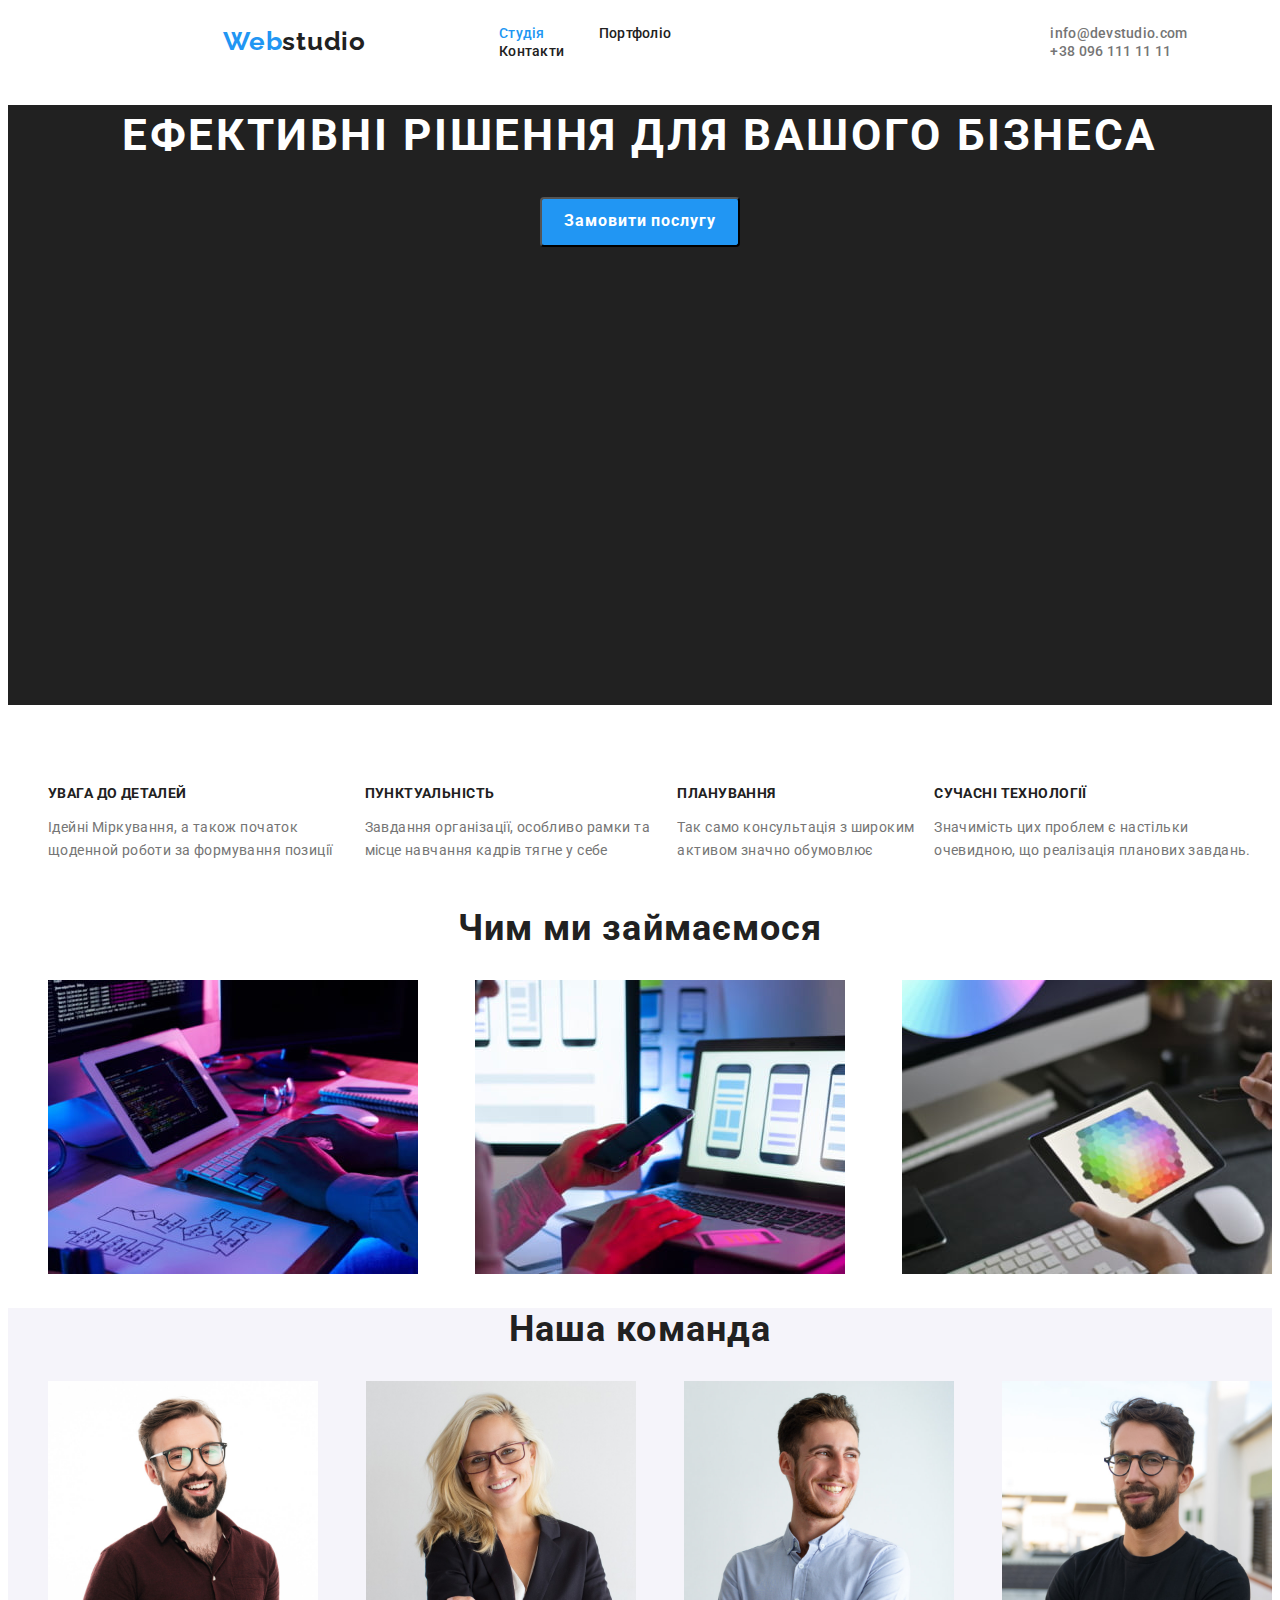
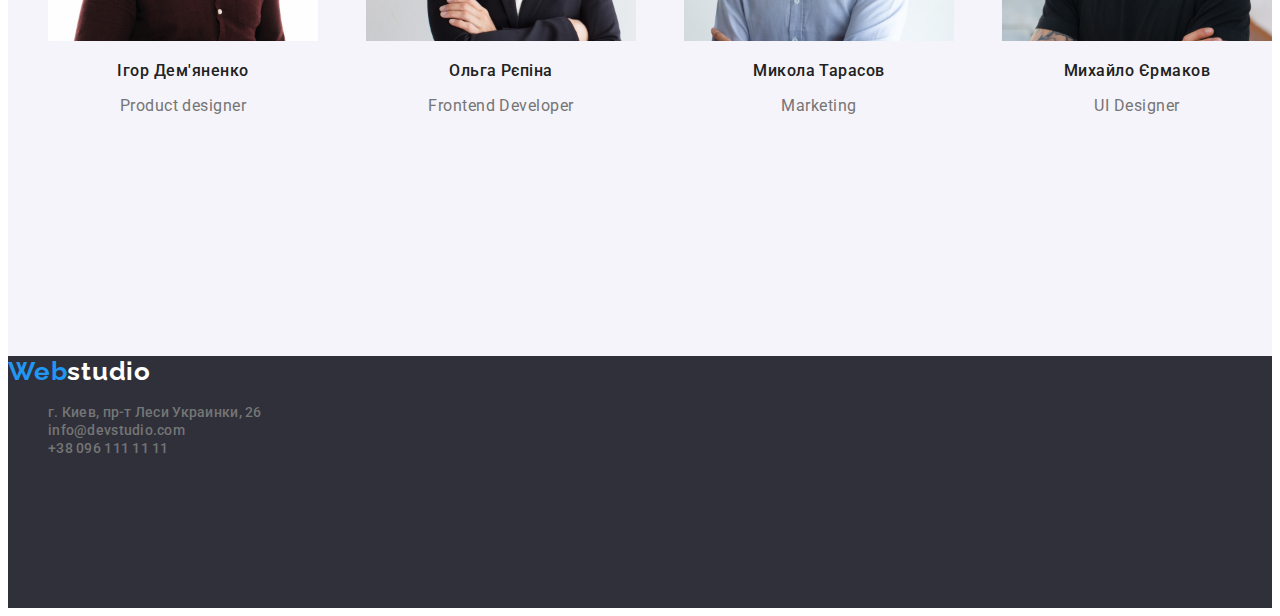
<file: index.html>
<!DOCTYPE html>
<html lang="uk">
<head>
    <meta charset="UTF-8">
    <meta http-equiv="X-UA-Compatible" content="IE=edge">
    <meta name="viewport" content="width=device-width, initial-scale=1.0">
    <title>homework</title>
    <link rel="stylesheet" href="./css/styles.css">
    <link rel="preconnect" href="https://fonts.googleapis.com">
    <link rel="preconnect" href="https://fonts.gstatic.com" crossorigin>
    <link href="https://fonts.googleapis.com/css2?family=Montserrat:wght@400;500;600&family=Raleway:wght@700&display=swap" rel="stylesheet">
    <link rel="preconnect" href="https://fonts.googleapis.com">
    <link rel="preconnect" href="https://fonts.gstatic.com" crossorigin>
    <link href="https://fonts.googleapis.com/css2?family=Montserrat:wght@400;500;600&family=Raleway:wght@700&family=Roboto:wght@500&display=swap" rel="stylesheet">
    <link rel="preconnect" href="https://fonts.googleapis.com">
    <link rel="preconnect" href="https://fonts.gstatic.com" crossorigin>
    <link href="https://fonts.googleapis.com/css2?family=Montserrat:wght@400;500;600&family=Raleway:wght@700&family=Roboto:wght@400;500&display=swap" rel="stylesheet">
</head>
<body>
    <header class="header">
        <a class="logo" href="/"><span class="web">Web</span>studio</a>
        <nav class="nav">
            <ul class="navigation">
                <li><a class="link current" href="index.html">Студія</a></li>
                <li><a class="link" href="portfolio.html">Портфоліо</a></li>
                <li><a class="link" href="#">Контакти</a></li>
            </ul>
        </nav>
        <ul class="contacts">
           <li> <a class="link-contacts" href="mailto:info@devstudio.com">info@devstudio.com</a>
           </li>
           <li>
            <a class="link-contacts" href="tel:+380961111111">+38 096 111 11 11</a>
            </li>
        </ul>
    </header>
    <main>
        <section class="service-order">

            <h1 class="main-header">Ефективні рішення для вашого бізнеса</h1>
            <button class="order-button" type="button">Замовити послугу</button>

        </section>

        <section class="benefits">
            <h2 class="benefits-header">умовний заголовок наші переваги</h2>
            <ul>
                <li>
                    <h3 class="benefits-sub-header">Увага до Деталей</h3>
                    <p class="benefits-text">Ідейні Міркування, а також початок щоденной роботи за формування позиції </p>
                </li>
                <li>
                    <h3 class="benefits-sub-header">Пунктуальність</h3>
                    <p class="benefits-text">Завдання організації, особливо рамки та місце навчання кадрів тягне у себе</p>
                </li>
                <li>
                    <h3 class="benefits-sub-header">Планування</h3>
                    <p class="benefits-text">Так само консультація з широким активом значно обумовлює
                    </p>
                </li>
                <li>
                    <h3 class="benefits-sub-header">Сучасні технології</h3>
                    <p class="benefits-text">Значимість цих проблем є настільки очевидною, що реалізація планових завдань.
                    </p>
                </li>
            </ul>
        </section>
        <section class="what-we-do">
            <h2 class="what-we-do-header">Чим ми займаємося</h2>
            <ul>
            <li>
                <img src="./images/whtwedo/1.jpg" width="370" alt="робоче місце за столом">
            </li>
            <li>
                <img src="./images/whtwedo/2.jpg" width="370"  alt="робота за допомогою телефона та ноутбука">
            </li>
            <li>
                <img src="./images/whtwedo/3.jpg" width="370" alt="планшет">
            </li>
        </ul>
        </section>
        <section class="our-team">
            <h2 class="team-header">Наша команда</h2>
            <ul>
                <li>
                    <a href="#">
                        <img src="./images/team/1.jpg" width="270" height="260" alt="Ігор Дем'яненко">
                    </a>
                    <h3 class="our-team-sub-header">Ігор Дем'яненко</h3>
                    <p class="our-team-text">Product designer</p>
                </li>
                <li>

                    <a href="#">
                        <img src="./images/team/2.jpg" width="270" height="260"  alt="Ольга Рєпіна">
                    </a>
                    <h3 class="our-team-sub-header">Ольга Рєпіна</h3>
                    <p class="our-team-text">Frontend Developer</p>
                </li>
                <li>
                    <a href="#">
                        <img src="./images/team/3.jpg" width="270" height="260" alt="Микола Тарасов">
                    </a>
                    <h3 class="our-team-sub-header">Микола Тарасов</h3>
                    <p class="our-team-text">Marketing</p>
                </li>
                <li>
                    <a href="#">
                        <img src="./images/team/4.jpg" width="270" height="260" alt="Михайло Єрмаков">
                    </a>
                    <h3 class="our-team-sub-header">Михайло Єрмаков</h3>
                    <p class="our-team-text">UI Designer</p>
                </li>
            </ul>
        </section>

    </main>
    <footer class="footer">
        <a class="logo-footer" href="/"><span class="web">Web</span>studio</a>
        <address>
            <ul>
                <li><a class="link-contacts" href="#">г. Киев, пр-т Леси Украинки, 26</a></li>
                <li> <a class="link-contacts" href="mailto:info@devstudio.com">info@devstudio.com</a>
                </li>
                <li>
                 <a class="link-contacts" href="tel:+380961111111">+38 096 111 11 11</a>
                 </li>
             </ul>
        </address>
    </footer>

</body>
</html>
</file>
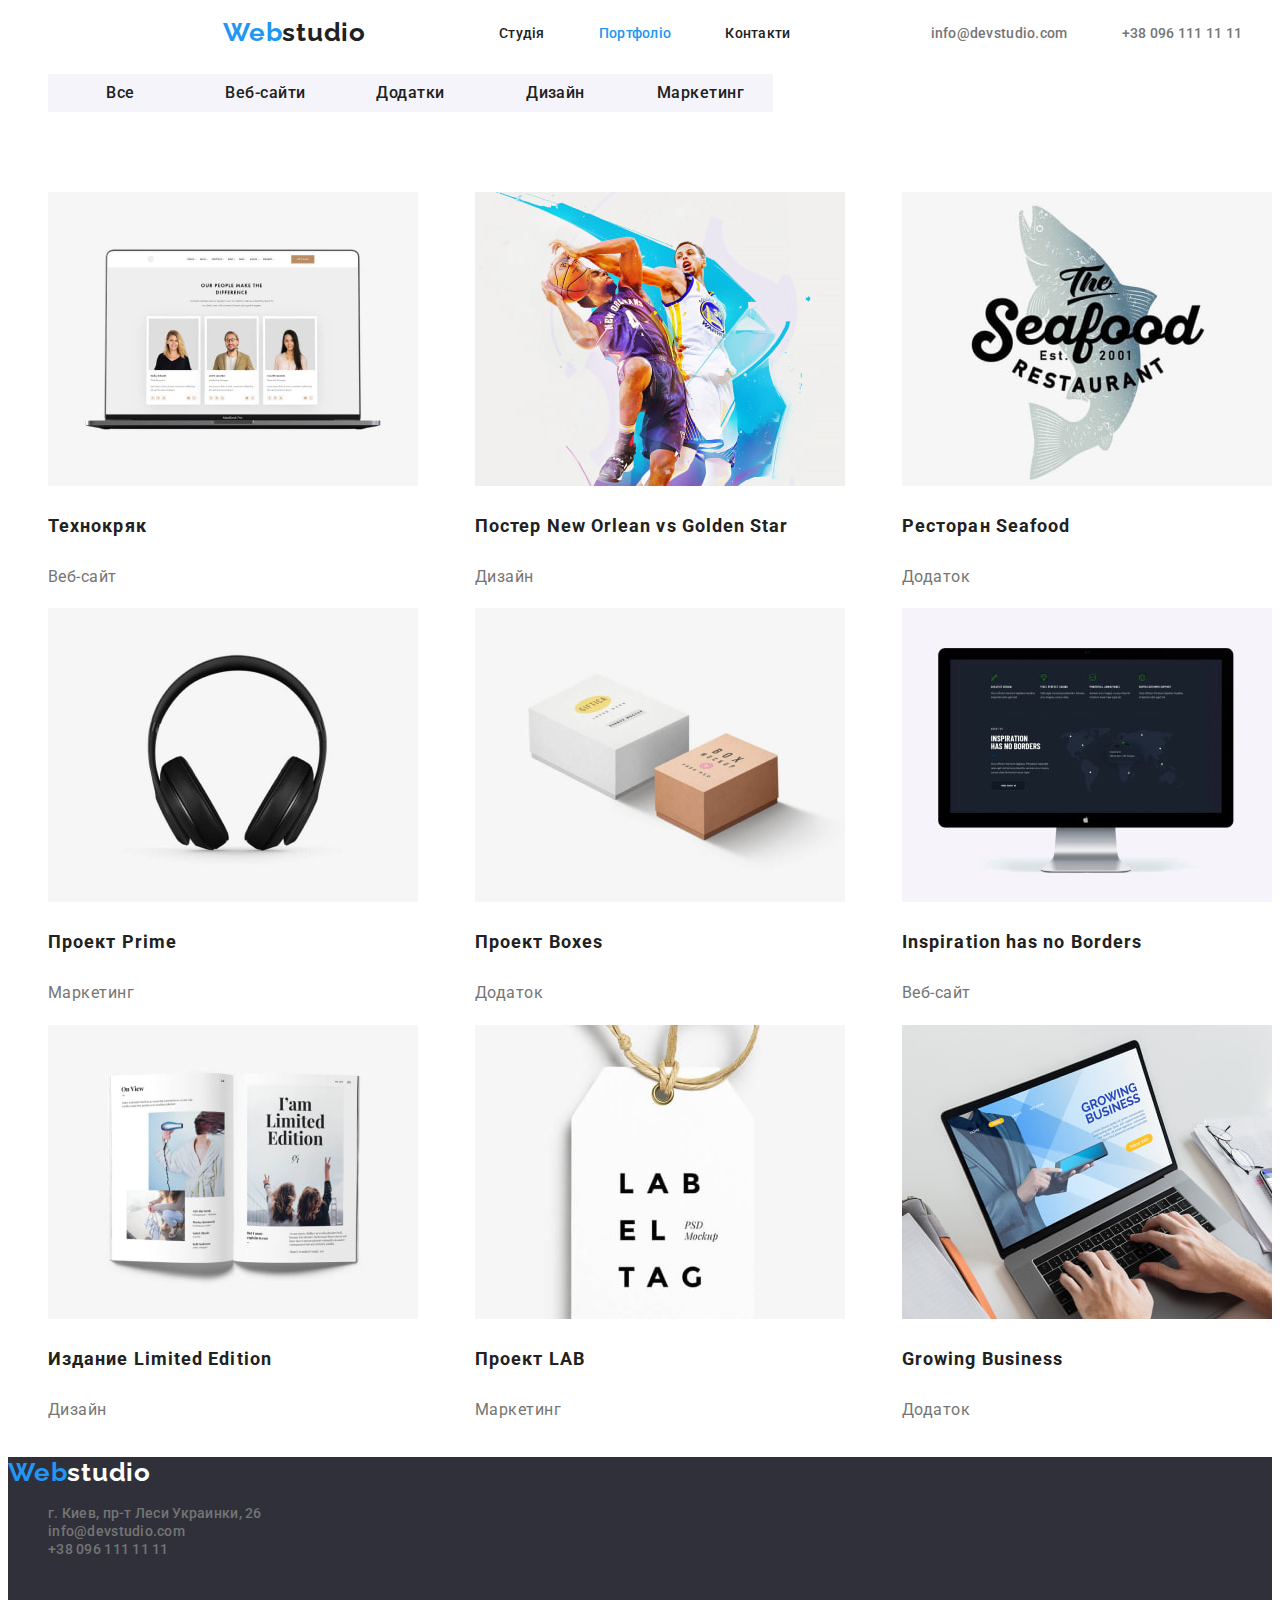
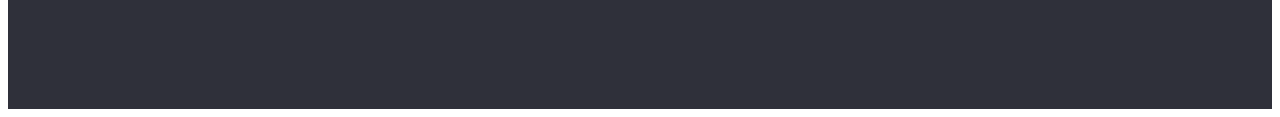
<file: portfolio.html>
<!DOCTYPE html>
<html lang="uk">
<head>
    <meta charset="UTF-8">
    <meta http-equiv="X-UA-Compatible" content="IE=edge">
    <meta name="viewport" content="width=device-width, initial-scale=1.0">
    <title>portfolio</title>
    <link rel="stylesheet" href="./css/styles.css">
    <link rel="preconnect" href="https://fonts.googleapis.com">
    <link rel="preconnect" href="https://fonts.gstatic.com" crossorigin>
    <link href="https://fonts.googleapis.com/css2?family=Montserrat:wght@400;500;600&family=Raleway:wght@700&display=swap" rel="stylesheet">
    <link rel="preconnect" href="https://fonts.googleapis.com">
    <link rel="preconnect" href="https://fonts.gstatic.com" crossorigin>
    <link href="https://fonts.googleapis.com/css2?family=Montserrat:wght@400;500;600&family=Raleway:wght@700&family=Roboto:wght@500&display=swap" rel="stylesheet">
    <link rel="preconnect" href="https://fonts.googleapis.com">
    <link rel="preconnect" href="https://fonts.gstatic.com" crossorigin>
    <link href="https://fonts.googleapis.com/css2?family=Montserrat:wght@400;500;600&family=Raleway:wght@700&family=Roboto:wght@400;500&display=swap" rel="stylesheet">
</head>
<body>
    <header class="header">
        <a class="logo" href="/"><span class="web">Web</span>studio</a>
        <nav class="container">
            <ul class="navigation">
                <li><a class="link" href="index.html">Студія</a></li>
                <li><a class="link current" href="portfolio.html">Портфоліо</a></li>
                <li><a class="link" href="#">Контакти</a></li>
            </ul>
        </nav>
        <ul class="contacts">
           <li> <a class="link-contacts" href="mailto:info@devstudio.com">info@devstudio.com</a>
           </li>
           <li>
            <a class="link-contacts" href="tel:+380961111111">+38 096 111 11 11</a>
            </li>
        </ul>
    </header>
    <main>
        <section>
            <ul class="buttons">
            <li><button class="content-button" type="button">Все</button></li>
            <li><button class="content-button" type="button">Веб-сайти</button></li>
            <li><button class="content-button" type="button">Додатки</button></li>
            <li><button class="content-button" type="button">Дизайн</button></li>
            <li><button class="content-button" type="button">Маркетинг</button></li>
            </ul>
            <h1 class="our-works-header">Умовний заголовок наші роботи</h1>
            <ul class="our-works">
                <li>
                    <img src="./images/projects/1.jpg" width="370" alt="веб сайт на ноутбуке">
                    <h3 class="our-works-subheader">Технокряк</h3>
                    <p class="our-works-text">Веб-сайт</p>
                </li>
                <li>
                    <img src="./images/projects/2.jpg" width="370" alt="постер баскетболистов">
                    <h3 class="our-works-subheader">Постер New Orlean vs Golden Star</h3>
                    <p class="our-works-text">Дизайн</p>
                </li>
                <li>
                    <img src="./images/projects/3.jpg" width="370" alt="логотип ресторана">
                    <h3 class="our-works-subheader">Ресторан Seafood</h3>
                    <p class="our-works-text">Додаток</p>
                </li>
                <li>
                    <img src="./images/projects/4.jpg" width="370" alt="навушники">
                    <h3 class="our-works-subheader">Проект Prime</h3>
                    <p class="our-works-text">Маркетинг</p>
                </li>
                <li>
                    <img src="./images/projects/5.jpg" width="370" alt="коробки">
                    <h3 class="our-works-subheader">Проект Boxes</h3>
                    <p class="our-works-text">Додаток</p>
                </li>
                <li>
                    <img src="./images/projects/6.jpg" width="370" alt="монітор">
                    <h3 class="our-works-subheader">Inspiration has no Borders</h3>
                    <p class="our-works-text">Веб-сайт</p>
                </li>
                <li>
                    <img src="./images/projects/7.jpg" width="370" alt="книга">
                    <h3 class="our-works-subheader">Издание Limited Edition</h3>
                    <p class="our-works-text">Дизайн</p>
                </li>
                <li>
                    <img src="./images/projects/8.jpg" width="370" alt="етикетка">
                    <h3 class="our-works-subheader">Проект LAB</h3>
                    <p class="our-works-text">Маркетинг</p>
                </li>
                <li>
                    <img src="./images/projects/9.jpg" width="370" alt="ноутбук">
                    <h3 class="our-works-subheader">Growing Business</h3>
                    <p class="our-works-text">Додаток</p>
                </li>
            </ul>

        </section>

    </main>

    <footer class="footer">
        <a class="logo-footer" href="/"><span class="web">Web</span>studio</a>
        <address>
            <ul>
                <li><a class="link-contacts" href="#">г. Киев, пр-т Леси Украинки, 26</a></li>
                <li> <a class="link-contacts" href="mailto:info@devstudio.com">info@devstudio.com</a>
                </li>
                <li>
                 <a class="link-contacts" href="tel:+380961111111">+38 096 111 11 11</a>
                 </li>
             </ul>
        </address>
    </footer>

</body>
</html>
</file>
<file: css/styles.css>
:root{
    --title-text-color: rgba(33, 33, 33, 1);
    --accent: rgba(33, 150, 243, 1);
    --info-text-color: rgba(117, 117, 117, 1);
}

.header{
    display: flex;
    /* justify-content: center; */
    align-items: center;
}

ul{
    list-style-type: none;
}

.logo {
    color: var(--title-text-color);
    text-decoration: none;
    font-family: 'Raleway', sans-serif;
    font-style: normal;
    font-weight: 700;
    font-size: 26px;
    line-height: 1.2;
    letter-spacing: 0.03em;
    margin-left: 215px;
    margin-right: 93px;
   
}



.web{
    color: var(--accent);
    }

.nav {
        display:flex;
        margin-right: 215px;

    }


.link{
    font-family: 'Roboto', sans-serif;
    font-style: normal;
    font-weight: 500;
    font-size: 14px;
    line-height: 1.1;
    letter-spacing: 0.02em;
    text-decoration: none;
    color: var(--title-text-color);
    margin-right: 50px;

}


.link-contacts{
    font-family: 'Roboto', sans-serif;
    text-decoration: none;
    font-style: normal;
    font-weight: 500;
    font-size: 14px;
    line-height: 1.1;
    letter-spacing: 0.02em;
    color: var(--info-text-color);

}

.link-contacts:hover{
    color: var(--accent);

}

/*header*/
.navigation > li {

    display: inline;

}
.navigation > li :hover,
.navigation > li :focus {
    color: var(--accent);
}

.navigation > li .current{
    color: var(--accent);

}

.contacts > li{

    display: inline-flex;
    margin-left: 50px;

}

.service-order{

    background-color: rgba(33, 33, 33, 1);
    width: 100%;
    height: 600px;
    text-align: center;
}

/* .test{ */
    /* position: relative; */
/* } */
.main-header{
    font-family: 'Roboto', sans-serif;
    font-style: normal;
    font-weight: 900px;
    font-size: 44px;
    line-height: 1.4;
    text-align: center;
    letter-spacing: 0.06em;
    text-transform: uppercase;
    color: rgba(255, 255, 255, 1);

}
.order-button{

    background-color: var(--accent);
    color: rgba(255, 255, 255, 1);
    width: 200px;
    height: 50px;
    border-radius: 4px;
    font-family: 'Roboto', sans-serif;
    font-style: normal;
    font-weight: 700;
    font-size: 16px;
    line-height: 1.9;
    letter-spacing: 0.06em;
    
    
}

.order-button:hover{
    background-color: #188ce8;
}
.benefits-header{
    opacity: 0;
}
.benefits > ul{


    display: flex;
    justify-content: space-between;

}
.benefits-sub-header{
    font-family: 'Roboto', sans-serif;
    font-style: normal;
    font-weight: 700;
    font-size: 14px;
    line-height: 1.1;
    letter-spacing: 0.03em;
    text-transform: uppercase;
    color: var(--title-text-color);
    
}
.benefits-text{
    font-family: 'Roboto', sans-serif;
    font-style: normal;
    font-weight: 400;
    font-size: 14px;
    line-height: 1.7;
    letter-spacing: 0.03em;
    color: var(--info-text-color);
}
.what-we-do > ul{

    display: flex;
    justify-content: space-between;

}
.what-we-do-header{
    font-family: 'Roboto', sans-serif;
    font-style: normal;
    font-weight: 700;
    font-size: 36px;
    line-height: 1.2;
    text-align: center;
    letter-spacing: 0.03em;
    color: var(--title-text-color);
}
.our-team{
    width: 100%;
    height: 648px;
    background-color: rgba(245, 244, 250, 1);
}
.team-header{
    font-family: 'Roboto', sans-serif;
    font-style: normal;
    font-weight: 700;
    font-size: 36px;
    line-height: 1.2;
    text-align: center;
    letter-spacing: 0.03em;
    text-align: center;
    color: var(--title-text-color);
}
.our-team-sub-header{
    font-family: 'Roboto', sans-serif;;
    font-style: normal;
    font-weight: 500;
    font-size: 16px;
    line-height: 1.2;
    text-align: center;
    letter-spacing: 0.03em;
    color: var(--title-text-color);
}
.our-team-text{
    font-family: 'Roboto', sans-serif;;
    font-style: normal;
    font-weight: 400;
    font-size: 16px;
    line-height: 1.2;
    text-align: center;
    letter-spacing: 0.03em;
    color: var(--info-text-color);
}
.our-team > ul{


    display: flex;
    justify-content: space-between;

}


/* .buttons{ */
    /* background-color: rgba(245, 244, 250, 1); */
    /* color: rgba(33, 33, 33, 1); */

/* } */
.content-button{
    font-family: 'Roboto', sans-serif;
    font-style: normal;
    font-weight: 500;
    font-size: 16px;
    line-height: 1.6;
    text-align: center;
    letter-spacing: 0.03em;
    background-color: rgba(245, 244, 250, 1);
    color: var(--title-text-color);
    border: none;
    width: 145px;
    height: 38px;

}
.buttons{
    display: flex;
}
.buttons :hover{
    color: rgba(255, 255, 255, 1);
    background-color: var(--accent);
}
.our-works-header{
    opacity: 0;
}
.our-works-subheader{
    font-family: 'Roboto';
    font-style: normal;
    font-weight: 700;
    font-size: 18px;
    line-height: 2;
    letter-spacing: 0.06em;
    color: var(--title-text-color);
}
.our-works-text{
    font-family: 'Roboto';
    font-style: normal;
    font-weight: 400;
    font-size: 16px;
    line-height: 1.9;
    letter-spacing: 0.03em;
    color: var(--info-text-color);
}
.our-works{
    display: flex;
    flex-wrap:  wrap;
    justify-content: space-between;

}
.footer{
    background-color: rgba(47, 48, 58, 1);
    width: 100%;
    height: 252px;
}
.logo-footer{
    color: rgba(255, 255, 255, 1);
    text-decoration: none;
    font-family: 'Raleway', sans-serif;
    font-style: normal;
    font-weight: 700;
    font-size: 26px;
    line-height: 1.2;
    letter-spacing: 0.03em;
}
</file>
